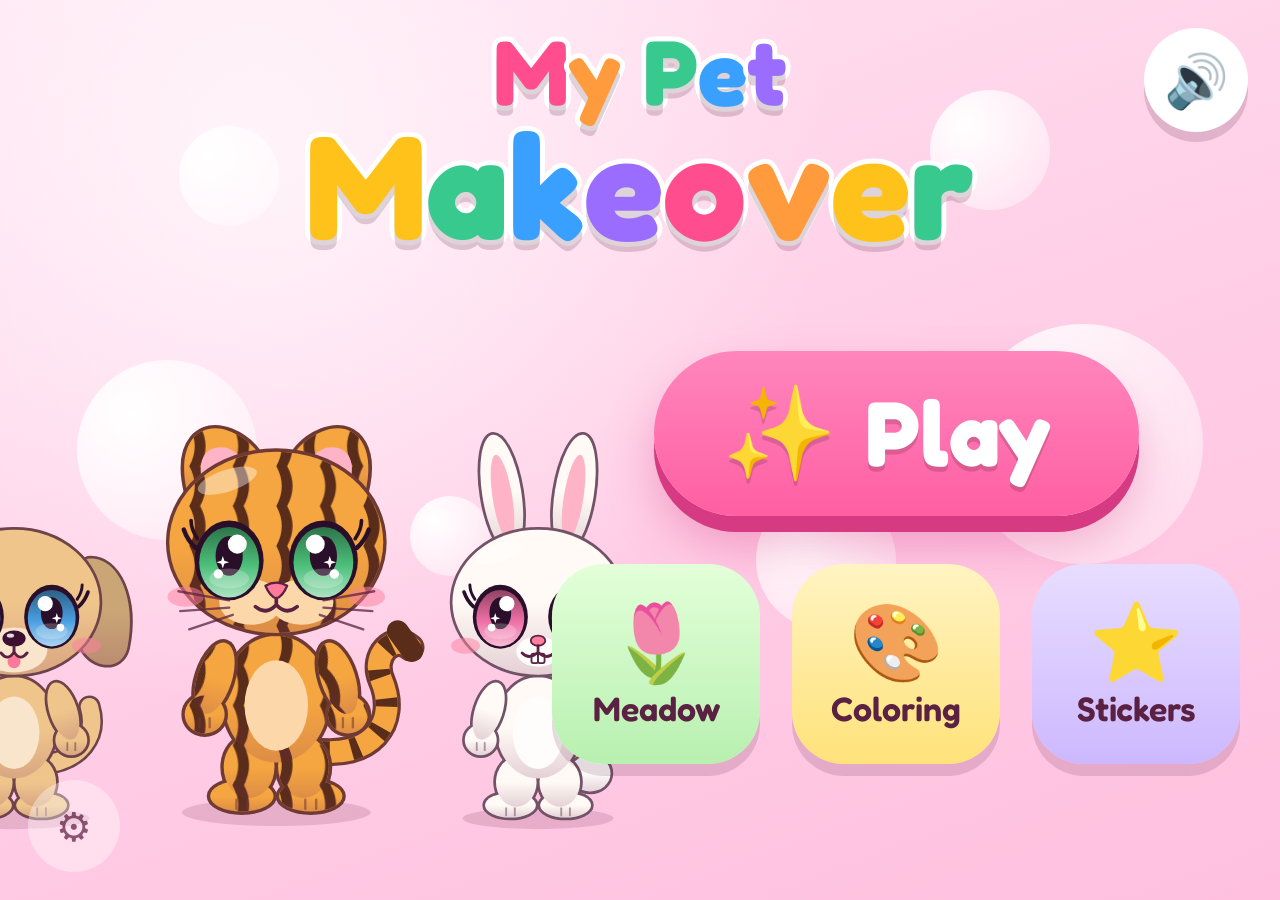
<file: index.html>
<!doctype html>
<html lang="en">
<head>
  <meta charset="utf-8">
  <meta name="viewport" content="width=device-width, initial-scale=1, maximum-scale=1, user-scalable=no, viewport-fit=cover">
  <meta name="theme-color" content="#ffb8d6">
  <meta name="mobile-web-app-capable" content="yes">
  <meta name="apple-mobile-web-app-capable" content="yes">
  <meta name="apple-mobile-web-app-title" content="Pet Makeover">
  <title>My Pet Makeover</title>
  <link rel="manifest" href="manifest.webmanifest">
  <link rel="icon" href="icons/icon.svg" type="image/svg+xml">
  <link rel="apple-touch-icon" href="icons/icon-192.png">
  <link rel="stylesheet" href="css/app.css">
</head>
<body>
  <div id="app"></div>
  <noscript>My Pet Makeover needs JavaScript turned on.</noscript>
  <script type="module" src="js/main.js"></script>
</body>
</html>
</file>
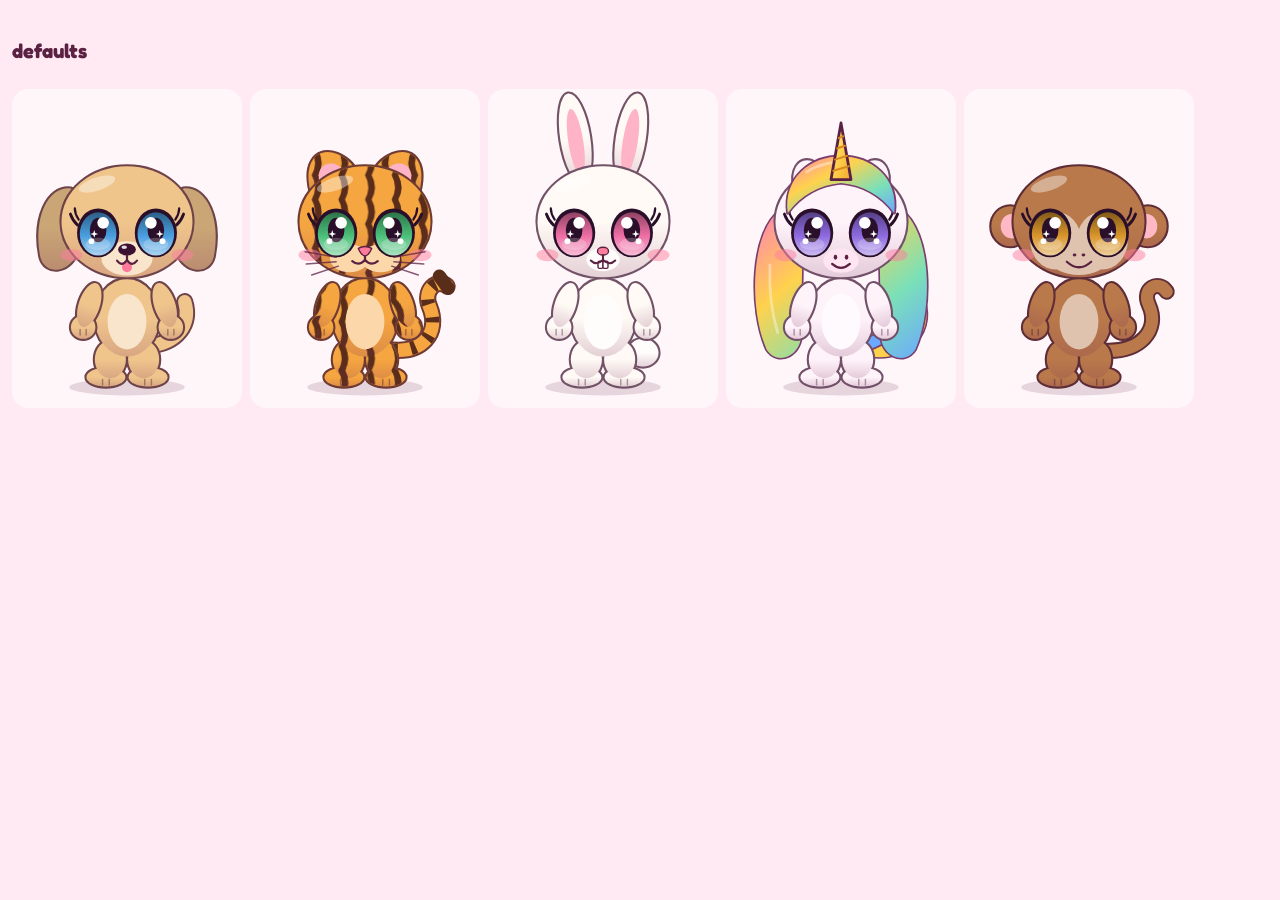
<file: dev/sheet.html>
<!doctype html>
<html><head><meta charset="utf-8"><title>Art sheet</title>
<link rel="stylesheet" href="../css/app.css">
<style>
body{background:#ffe9f3;padding:12px}
.row{display:flex;flex-wrap:wrap;gap:8px;margin-bottom:8px}
.cell{width:230px;background:#fff6fa;border-radius:16px;padding:4px;text-align:center;font-size:12px}
.cell svg.pet{width:100%;height:auto}
.th{display:flex;flex-wrap:wrap;gap:6px}
.th div{width:90px;height:70px;background:#fff;border-radius:10px}
.th svg{width:100%;height:100%}
</style></head><body>
<div id="out"></div>
<script type="module">
import {petSVG, defaultLook, itemThumb, hairThumb} from '../js/pet.js';
import {SPECIES_ORDER, ITEMS, HAIR_STYLES} from '../js/data.js';
const q=new URLSearchParams(location.search);
const out=document.getElementById('out');
const row=(label,cells)=>{out.insertAdjacentHTML('beforeend',`<h4>${label}</h4><div class="row">${cells.map(c=>`<div class="cell">${c}</div>`).join('')}</div>`)};
const mode=q.get('mode')||'defaults';
if(mode==='defaults'){
  row('defaults',SPECIES_ORDER.map(s=>petSVG(defaultLook(s),{cls:'bob'})));
}
if(mode==='dressed'){
  const looks=SPECIES_ORDER.map((s,i)=>{const l=defaultLook(s);
    l.hairStyle=['pigtails','bangs','buns','long','puff'][i]; if(s!=='unicorn') l.hairColor=['#ff7fb7','#4a3a44','#c4a3ff','rainbow','#8fcaff'][i];
    l.outfit={id:['tee','dress','tutu','overalls','hoodie'][i],c:ITEMS.outfit[i].def};
    l.hat={id:['crown','bow','party','flowers','beret'][i],c:ITEMS.hat[i].def};
    l.glasses={id:['round','heart','star','shades','round'][i],c:ITEMS.glasses[i%4].def};
    l.neck={id:['bowtie','scarf','pearls','bell','lei'][i],c:ITEMS.neck[i].def};
    l.nails=['#ff7fb7','#ff7fb7','#6aa9ff','#6aa9ff'];
    return l});
  row('dressed',looks.map(l=>petSVG(l)));
}
if(mode==='hair'){
  row('hair',HAIR_STYLES.map(h=>{const l=defaultLook('bunny');l.hairStyle=h;l.hairColor='#c4a3ff';return petSVG(l)}));
}
if(mode==='items'){
  for(const slot of Object.keys(ITEMS)) out.insertAdjacentHTML('beforeend',`<h4>${slot}</h4><div class="th">${ITEMS[slot].map(i=>`<div>${itemThumb(slot,i.id,i.def)}</div>`).join('')}</div>`);
  out.insertAdjacentHTML('beforeend',`<h4>hair</h4><div class="th">${HAIR_STYLES.map(h=>`<div>${hairThumb(h,'#c4a3ff')}</div>`).join('')}</div>`);
}
if(mode==='patterns'){
  row('patterns',['none','spots','stripes','hearts','stars','dots'].map(p=>{const l=defaultLook('puppy');l.fur='#ffb8d6';l.pattern=p;l.patColor='#8e6be0';return petSVG(l)}));
}
if(mode==='color'){
  row('color',SPECIES_ORDER.map(s=>petSVG(defaultLook(s),{mode:'color',fills:{}})));
}
window.__done=true;
</script></body></html>
</file>
<file: css/app.css>
/* My Pet Makeover. Sizes use rem, and 1rem = 1/45 of the shorter screen side, so everything scales to any tablet. */
@font-face {
  font-family: 'Fredoka';
  src: url('../fonts/fredoka-latin-wght-normal.woff2') format('woff2');
  font-weight: 300 700;
  font-display: swap;
}

:root {
  --ink: #5b2142;
  --pink: #ff5fa2;
  --pink-d: #d63a82;
  --purple: #9b6dff;
  --purple-d: #6f45d6;
  --teal: #2ec4b6;
  --teal-d: #1a9d92;
  --green: #4cd08a;
  --green-d: #2fa968;
  --yellow: #ffc21a;
  --yellow-d: #e0a000;
  --blue: #4aa8ff;
  --paper: #fff7fb;
  --arrow-r: url("data:image/svg+xml,%3Csvg xmlns='http://www.w3.org/2000/svg' viewBox='0 0 48 48'%3E%3Cpath d='M12 24h22M24 11l13 13-13 13' fill='none' stroke='white' stroke-width='7' stroke-linecap='round' stroke-linejoin='round'/%3E%3C/svg%3E");
  --arrow-l: url("data:image/svg+xml,%3Csvg xmlns='http://www.w3.org/2000/svg' viewBox='0 0 48 48'%3E%3Cpath d='M36 24H14M24 11L11 24l13 13' fill='none' stroke='white' stroke-width='7' stroke-linecap='round' stroke-linejoin='round'/%3E%3C/svg%3E");
  --check: url("data:image/svg+xml,%3Csvg xmlns='http://www.w3.org/2000/svg' viewBox='0 0 48 48'%3E%3Cpath d='M10 25l9 9 19-20' fill='none' stroke='white' stroke-width='8' stroke-linecap='round' stroke-linejoin='round'/%3E%3C/svg%3E");
}

* { box-sizing: border-box; -webkit-tap-highlight-color: transparent; }
html { font-size: calc(100vmin / 45); }
html, body {
  margin: 0;
  height: 100%;
  overflow: hidden;
  font-family: 'Fredoka', ui-rounded, 'Comic Sans MS', system-ui, sans-serif;
  color: var(--ink);
  background: #ffd0e8;
  -webkit-user-select: none;
  user-select: none;
  -webkit-touch-callout: none;
  touch-action: manipulation;
  overscroll-behavior: none;
}
button { font: inherit; color: inherit; border: 0; background: none; padding: 0; cursor: pointer; touch-action: manipulation; }
button:focus { outline: none; }
#app { position: fixed; inset: 0; }

.screen {
  position: absolute;
  inset: 0;
  overflow: hidden;
  background: radial-gradient(circle at 20% 15%, #fff4fa 0, transparent 45%), linear-gradient(160deg, #ffe3f1, #ffcbe5 60%, #ffc0df);
  animation: fadein 0.35s ease-out;
}
@keyframes fadein { from { opacity: 0; } to { opacity: 1; } }

/* ------------------------------------------------------------------ buttons */
.icon-btn {
  position: absolute;
  top: 1.4rem;
  left: 1.6rem;
  width: 5.2rem;
  height: 5.2rem;
  border-radius: 50%;
  background: #fff;
  box-shadow: 0 0.5rem 0 rgba(91, 33, 66, 0.18);
  font-size: 2.6rem;
  display: grid;
  place-items: center;
  z-index: 5;
}
.icon-btn:active { transform: translateY(0.4rem); box-shadow: none; }
.icon-btn.mini { width: 3.6rem; height: 3.6rem; font-size: 1.6rem; position: static; }
.icon-btn.mute, .icon-btn.plus { left: auto; right: 1.6rem; }

.btn-big {
  display: inline-flex;
  align-items: center;
  gap: 1.4rem;
  padding: 1.2rem 4.4rem 1.4rem 3.4rem;
  border-radius: 6rem;
  background: linear-gradient(180deg, #ff86bd, var(--pink));
  color: #fff;
  font-weight: 700;
  font-size: 4.6rem;
  box-shadow: 0 0.8rem 0 var(--pink-d), 0 1.4rem 2.4rem rgba(214, 58, 130, 0.35);
  text-shadow: 0 0.25rem 0 rgba(0, 0, 0, 0.15);
}
.btn-big:active { transform: translateY(0.7rem); box-shadow: 0 0.1rem 0 var(--pink-d); }
.btn-big .ico { font-size: 4.6rem; }

.btn-round {
  display: flex;
  flex-direction: column;
  align-items: center;
  justify-content: center;
  gap: 0.2rem;
  width: 12rem;
  height: 11rem;
  border-radius: 2.6rem;
  background: #fff;
  box-shadow: 0 0.6rem 0 rgba(91, 33, 66, 0.16);
  font-weight: 600;
  font-size: 1.9rem;
}
.btn-round .ico { font-size: 4.4rem; line-height: 1.1; }
.btn-round:active { transform: translateY(0.5rem); box-shadow: none; }
.btn-round.meadow { background: linear-gradient(#e3ffd9, #b8f0b0); }
.btn-round.coloring { background: linear-gradient(#fff4c2, #ffe27a); }
.btn-round.stickers { background: linear-gradient(#e8ddff, #cdb8ff); }

.nav {
  position: absolute;
  bottom: 2rem;
  width: 8rem;
  height: 8rem;
  border-radius: 50%;
  font-size: 0;
  background: var(--green) var(--arrow-r) center / 62% no-repeat;
  box-shadow: 0 0.7rem 0 var(--green-d), 0 1.2rem 2rem rgba(47, 169, 104, 0.3);
  z-index: 6;
}
.nav:active { transform: translateY(0.6rem); box-shadow: 0 0.1rem 0 var(--green-d); }
.nav.next { right: 2rem; }
.s-makeover .nav.next { right: calc(max(27rem, 38%) + 3rem); }
.nav.back { left: 2rem; background-color: var(--purple); background-image: var(--arrow-l); box-shadow: 0 0.7rem 0 var(--purple-d); }
.nav.ok { background-image: var(--check); right: 2rem; }
.nav.ready { animation: nudge 0.9s ease-in-out infinite; }
@keyframes nudge { 0%, 100% { transform: translateX(0) scale(1); } 50% { transform: translateX(0.6rem) scale(1.1); } }

/* ------------------------------------------------------------------ pets */
.pet { display: block; width: 100%; height: 100%; overflow: visible; }
.pet .mouth-open { display: none; }
.pet.eating .mouth-open { display: inline; }
.pet.eating .mouth-closed { display: none; }
.pet.eating .headg { animation: chew 0.22s ease-in-out infinite; }
@keyframes chew { 50% { transform: translateY(5px); } }

.pet .eyes { transform-box: fill-box; transform-origin: center; animation: blink 5.5s infinite; }
@keyframes blink { 0%, 93%, 100% { transform: scaleY(1); } 96% { transform: scaleY(0.08); } }
.pet .tail { transform-origin: 245px 400px; animation: wag 1.8s ease-in-out infinite; }
@keyframes wag { 0%, 100% { transform: rotate(-4deg); } 50% { transform: rotate(7deg); } }
.pet.bob .char { animation: bob 3s ease-in-out infinite; }
@keyframes bob { 0%, 100% { transform: translateY(0); } 50% { transform: translateY(-7px); } }

.pet.dance .char { transform-origin: 200px 465px; animation: dance 0.8s ease-in-out infinite; }
@keyframes dance { 0%, 100% { transform: rotate(-3deg) translateY(0); } 25% { transform: rotate(0) translateY(-16px); } 50% { transform: rotate(3deg) translateY(0); } 75% { transform: rotate(0) translateY(-16px); } }
.pet.dance .armR { transform-origin: 268px 300px; animation: wave 0.45s ease-in-out infinite alternate; }
.pet.dance .armL { transform-origin: 132px 300px; animation: wave2 0.45s ease-in-out infinite alternate; }
@keyframes wave { from { transform: rotate(-10deg); } to { transform: rotate(-60deg); } }
@keyframes wave2 { from { transform: rotate(10deg); } to { transform: rotate(60deg); } }

.pet-wrap { position: relative; height: 100%; aspect-ratio: 400 / 560; max-width: 100%; }
.pet-wrap .pet-slot, .pet-wrap > svg.overlay { position: absolute; inset: 0; width: 100%; height: 100%; }
.pet-wrap.hop { animation: hop 0.5s ease-out; }
@keyframes hop { 0% { transform: translateY(0) scale(1, 1); } 30% { transform: translateY(-3rem) scale(0.95, 1.07); } 60% { transform: translateY(0) scale(1.06, 0.94); } 100% { transform: translateY(0) scale(1, 1); } }
.pet-wrap.shake { animation: shake 0.5s ease-in-out 2; }
@keyframes shake { 0%, 100% { transform: rotate(0); } 25% { transform: rotate(-4deg); } 75% { transform: rotate(4deg); } }
.pet-wrap.fluff { animation: fluff 1.2s ease-in-out; }
@keyframes fluff { 0%, 100% { transform: scale(1); } 30% { transform: scale(1.1, 1.06); } 60% { transform: scale(0.98); } }

/* ------------------------------------------------------------------ fx */
.fx-layer { position: fixed; inset: 0; pointer-events: none; z-index: 100; overflow: hidden; }
.fx-layer i { position: absolute; top: -5vmin; border-radius: 0.3rem; animation: fall 2.4s linear forwards; }
@keyframes fall { to { transform: translate(var(--dx), 112vh) rotate(var(--rot)); } }
.fx-layer b { position: absolute; font-weight: 400; animation: spark 1s ease-out forwards; margin: -1vmin 0 0 -1vmin; }
@keyframes spark { 0% { transform: translate(0, 0) scale(0.4); opacity: 1; } 70% { opacity: 1; } 100% { transform: translate(var(--dx), var(--dy)) scale(1.1); opacity: 0; } }

.reward { position: fixed; inset: 0; z-index: 99; display: grid; place-items: center; background: rgba(91, 33, 66, 0.5); animation: fadein 0.2s; }
.reward-card { width: max-content; max-width: 94vw; background: #fff; border-radius: 3rem; padding: 2rem 4rem 2.4rem; text-align: center; box-shadow: 0 1rem 0 rgba(0, 0, 0, 0.15); animation: popin 0.5s cubic-bezier(0.3, 1.6, 0.5, 1); }
.reward-grid { display: flex; flex-wrap: wrap; justify-content: center; max-width: 56rem; gap: 0.6rem; }
.reward-sticker { width: 22rem; height: 22rem; animation: stickin 0.5s cubic-bezier(0.3, 1.6, 0.5, 1) var(--d, 0s) backwards, wiggle 1.4s ease-in-out calc(var(--d, 0s) + 0.5s) infinite; }
.reward-card.few .reward-sticker { width: 15rem; height: 15rem; }
.reward-card.many .reward-sticker { width: 10rem; height: 10rem; }
@keyframes stickin { from { transform: scale(0) rotate(-40deg); opacity: 0; } to { transform: scale(1) rotate(0); opacity: 1; } }
.reward-text { font-size: 3.4rem; font-weight: 700; color: var(--pink-d); }
@keyframes popin { from { transform: scale(0.2); opacity: 0; } to { transform: scale(1); opacity: 1; } }
@keyframes wiggle { 0%, 100% { transform: rotate(-5deg); } 50% { transform: rotate(5deg); } }

.modal { position: fixed; inset: 0; z-index: 60; display: grid; place-items: center; background: rgba(91, 33, 66, 0.5); }
.modal .sheet { background: #fff; border-radius: 2.4rem; padding: 2rem 2.4rem; max-width: 92vw; max-height: 92vh; overflow: auto; animation: popin 0.35s cubic-bezier(0.3, 1.5, 0.5, 1); }

/* ------------------------------------------------------------------ home */
.s-home { display: flex; flex-direction: column; align-items: center; padding: 1.4rem 2rem 2rem; }
.home-main { flex: 1; min-height: 0; width: 100%; display: flex; align-items: center; justify-content: center; gap: 2rem; position: relative; z-index: 2; }
.bg-float i { position: absolute; border-radius: 50%; background: radial-gradient(circle at 30% 30%, #fff, rgba(255, 255, 255, 0.25)); animation: floaty 9s ease-in-out infinite; }
.bg-float i:nth-child(1) { width: 9rem; height: 9rem; left: 6%; top: 40%; }
.bg-float i:nth-child(2) { width: 5rem; height: 5rem; left: 14%; top: 14%; animation-delay: -2s; }
.bg-float i:nth-child(3) { width: 12rem; height: 12rem; right: 6%; top: 36%; animation-delay: -4s; }
.bg-float i:nth-child(4) { width: 6rem; height: 6rem; right: 18%; top: 10%; animation-delay: -6s; }
.bg-float i:nth-child(5) { width: 4rem; height: 4rem; left: 32%; bottom: 36%; animation-delay: -1s; }
.bg-float i:nth-child(6) { width: 7rem; height: 7rem; right: 30%; bottom: 30%; animation-delay: -3s; }
@keyframes floaty { 0%, 100% { transform: translateY(0); } 50% { transform: translateY(-2.4rem); } }

.title { margin: 0; text-align: center; line-height: 0.95; font-weight: 700; position: relative; z-index: 2; }
.title span { display: block; }
.title .t1 { font-size: 4.6rem; }
.title .t2 { font-size: 7.4rem; }
.title span span { display: inline-block; color: var(--c); -webkit-text-stroke: 0.5rem #fff; paint-order: stroke fill; text-shadow: 0 0.5rem 0 rgba(91, 33, 66, 0.2); animation: letter 2.4s ease-in-out infinite; animation-delay: var(--d); }
@keyframes letter { 0%, 100% { transform: translateY(0) rotate(-2deg); } 50% { transform: translateY(-0.8rem) rotate(2deg); } }

.crew { display: flex; align-items: flex-end; justify-content: center; flex: 1.15; min-width: 0; height: 100%; padding: 1rem 0; position: relative; z-index: 1; }
.crew-pet { height: 72%; aspect-ratio: 400 / 560; margin: 0 -1.6rem; align-self: flex-end; }
.crew-pet.c1 { height: 90%; z-index: 2; }
.crew-pet.hop { animation: hop 0.5s ease-out; }
.menu { display: flex; flex-direction: column; align-items: center; justify-content: center; gap: 2.4rem; z-index: 2; flex: 1; }
.menu-row { display: flex; gap: 1.6rem; }
.menu .btn-round { width: 10.4rem; height: 10rem; font-size: 1.7rem; }
.menu .btn-round .ico { font-size: 3.8rem; }
.gear { position: absolute; left: 1.4rem; bottom: 1.4rem; width: 4.6rem; height: 4.6rem; border-radius: 50%; background: rgba(255, 255, 255, 0.55); font-size: 2rem; display: grid; place-items: center; z-index: 5; opacity: 0.7; }
.gear svg { position: absolute; inset: 0; width: 100%; height: 100%; transform: rotate(-90deg); }
.gear .ring { fill: none; stroke: var(--pink); stroke-width: 3; stroke-dasharray: 107; stroke-dashoffset: 107; }
.gear.holding .ring { animation: hold 2.5s linear forwards; }
@keyframes hold { to { stroke-dashoffset: 0; } }

/* ------------------------------------------------------------------ pick */
.s-pick { display: flex; flex-direction: column; align-items: center; }
.hdr { margin: 1.2rem 0 0; font-size: 5rem; height: 6rem; }
.hdr small { font-size: 2.6rem; opacity: 0.6; }
.cards { flex: 1; display: flex; align-items: center; justify-content: center; gap: 1.6rem; padding: 0 2rem 3rem; width: 100%; min-height: 0; }
.card-wrap { position: relative; flex: 1 1 0; max-width: 18rem; min-width: 0; display: flex; }
.card-wrap .discard { position: absolute; top: -0.6rem; right: -0.6rem; z-index: 3; }
.card { position: relative; flex: 1 1 0; max-width: 18rem; min-width: 0; padding: 1rem 0.8rem 1rem; border-radius: 2.6rem; background: #fff; box-shadow: 0 0.8rem 0 rgba(91, 33, 66, 0.15); display: flex; flex-direction: column; align-items: center; }
.card-wrap .card { max-width: none; }
.card:active { transform: translateY(0.6rem); box-shadow: none; }
.card-pet { width: 100%; aspect-ratio: 400 / 560; }
.card-name { font-size: 2rem; font-weight: 700; margin-top: 0.2rem; }
.card.draft { background: linear-gradient(#fff9d6, #ffeaa0); }
.card.locked .card-pet { filter: brightness(0) opacity(0.22); }
.card.locked { background: #f1e8f5; }
.card .lock { position: absolute; top: 28%; left: 0; right: 0; text-align: center; font-size: 5rem; }
.card .lock span { display: block; font-size: 2.6rem; margin-top: -0.4rem; }

/* ------------------------------------------------------------------ makeover */
.s-makeover { display: grid; grid-template-rows: auto minmax(0, 1fr); grid-template-columns: minmax(0, 1fr); }
.mk-top { display: flex; align-items: center; gap: 1.6rem; padding: 1.2rem 1.6rem 0 1.6rem; min-height: 8rem; }
.mk-top .icon-btn { position: static; flex: none; }
.steps { display: flex; gap: 1rem; flex: 1; justify-content: center; }
.step { position: relative; width: 5.6rem; height: 5.6rem; border-radius: 50%; background: #fff; font-size: 2.8rem; display: grid; place-items: center; box-shadow: 0 0.4rem 0 rgba(91, 33, 66, 0.16); opacity: 0.75; transition: transform 0.2s; }
.step .step-svg { width: 3.6rem; height: 3rem; }
.step.cur { opacity: 1; transform: scale(1.22); background: var(--yellow); box-shadow: 0 0.5rem 0 var(--yellow-d); }
.step.done:not(.cur) { background: #d9ffe9; opacity: 1; }
.step .tick { position: absolute; right: -0.4rem; bottom: -0.4rem; width: 2.2rem; height: 2.2rem; border-radius: 50%; background: var(--green) var(--check) center / 78% no-repeat; font-size: 0; display: none; border: 0.2rem solid #fff; }
.step.done .tick { display: block; }
.wishes { display: flex; align-items: center; gap: 0.6rem; background: rgba(255, 255, 255, 0.8); border-radius: 3rem; padding: 0.5rem 1rem; flex: none; }
.wishes.off { visibility: hidden; }
.wishes .bubble { font-size: 2.2rem; }
.wish { position: relative; width: 4.6rem; height: 4.6rem; border-radius: 1.2rem; background: #fff; border: 0.25rem solid #ffd9ec; display: grid; place-items: center; overflow: visible; }
.wish i { width: 3rem; height: 3rem; border-radius: 50%; border: 0.25rem solid var(--ink); }
.wish svg { width: 3.8rem; height: 3.4rem; }
.wish b { position: absolute; right: -0.7rem; top: -0.7rem; width: 2rem; height: 2rem; border-radius: 50%; background: var(--green) var(--check) center / 75% no-repeat; font-size: 0; display: none; border: 0.18rem solid #fff; }
.wish.got { background: #e6ffef; border-color: var(--green); animation: hop 0.5s; }
.wish.got b { display: block; }

.mk-main { display: grid; grid-template-columns: minmax(0, 1fr) minmax(27rem, 38%); min-height: 0; }
.mk-stage { position: relative; display: flex; align-items: center; justify-content: center; min-height: 0; padding: 0.6rem 1rem 1rem; }
.mk-stage .pet-wrap { height: 100%; }
.mk-panel { position: relative; margin: 0.6rem 1.6rem 1.6rem 0; border-radius: 2.4rem; background: rgba(255, 255, 255, 0.78); box-shadow: inset 0 0 0 0.3rem #fff; padding: 1rem 0.9rem; overflow: hidden; display: flex; flex-direction: column; gap: 0.8rem; min-height: 0; }
.mk-panel.goal-mode { justify-content: center; align-items: center; background: rgba(255, 255, 255, 0.45); }

.overlay { pointer-events: none; touch-action: none; }
.overlay.live { pointer-events: all; }
.overlay .hit { pointer-events: all; cursor: pointer; }
.overlay .tool { pointer-events: none; }
.overlay .spot .suds, .overlay .spot .mud { transform-box: fill-box; transform-origin: center; }
.overlay .spot.ready .suds { animation: pulse 0.9s ease-in-out infinite; }
@keyframes pulse { 0%, 100% { transform: scale(1) !important; } 50% { transform: scale(1.14) !important; } }
.overlay .spot.pop { animation: pop 0.28s ease-out forwards; transform-box: fill-box; transform-origin: center; pointer-events: none; }
@keyframes pop { to { opacity: 0; transform: translate(var(--tx, 0), var(--ty, 0)) scale(1.7); } }
.overlay .tuft { transform-box: fill-box; }
.overlay .tuft.smooth { animation: smooth 0.35s ease-in forwards; }
@keyframes smooth { to { opacity: 0; } }
.hand-wiggle { animation: tap 1s ease-in-out infinite; }
@keyframes tap { 0%, 100% { transform: translate(0, 0); } 50% { transform: translate(-10px, -18px); } }
.paw-ring { fill: rgba(255, 255, 255, 0.35); stroke: #ff5fa2; stroke-width: 5; stroke-dasharray: 12 9; animation: spin 6s linear infinite; transform-box: fill-box; transform-origin: center; }
@keyframes spin { to { transform: rotate(360deg); } }

.goal { display: flex; flex-direction: column; align-items: center; gap: 1.6rem; padding: 1rem; }
.goal .big-ico { font-size: 9rem; line-height: 1; animation: bob 2s ease-in-out infinite; }
.dots { display: flex; flex-wrap: wrap; justify-content: center; gap: 0.8rem; max-width: 24rem; }
.dots i { width: 2.6rem; height: 2.6rem; border-radius: 50%; background: rgba(255, 255, 255, 0.9); border: 0.3rem solid #ffc6e1; transition: transform 0.2s; }
.dots i.on { background: var(--yellow); border-color: var(--yellow-d); transform: scale(1.15); }
.dots i.gap { width: 100%; height: 0; border: 0; background: none; }

/* panels */
.tabs { display: flex; gap: 0.8rem; justify-content: center; flex: none; }
.tab { width: 5.4rem; height: 5.4rem; border-radius: 1.6rem; background: #fff; font-size: 2.8rem; display: grid; place-items: center; box-shadow: 0 0.4rem 0 rgba(91, 33, 66, 0.15); }
.tab.on { background: var(--yellow); box-shadow: 0 0.4rem 0 var(--yellow-d); transform: translateY(0.1rem); }
.grid { display: flex; flex-wrap: wrap; gap: 0.8rem; justify-content: center; align-content: flex-start; flex: 1 1 auto; min-height: 0; overflow-y: auto; padding: 0.4rem 0.2rem; }
.footer { display: flex; flex: none; flex-wrap: wrap; gap: 0.6rem; justify-content: center; padding-top: 0.7rem; border-top: 0.3rem dashed #ffc6e1; }
.footer .chip.swatch { width: 3.8rem; height: 3.8rem; border-width: 0.25rem; }
.footer.dim { opacity: 0.4; pointer-events: none; }
.chip { width: 5.6rem; height: 5.6rem; border-radius: 1.6rem; background: #fff; border: 0.35rem solid #fff; box-shadow: 0 0.35rem 0 rgba(91, 33, 66, 0.16); display: grid; place-items: center; font-size: 2.4rem; overflow: hidden; }
.chip svg { width: 100%; height: 100%; display: block; }
.chip.swatch { border-radius: 50%; width: 5rem; height: 5rem; }
.chip.sel { outline: 0.5rem solid var(--purple); outline-offset: 0.1rem; transform: scale(1.06); }
.chip.none { background: #f4e9f1; color: #b58fa8; }
.chip.mode { width: 7.6rem; font-size: 2.2rem; }
.grid.nails { gap: 1rem; }
.grid.items .chip { width: 6.8rem; height: 6rem; border-radius: 1.4rem; }

/* ------------------------------------------------------------------ show-off + naming */
.s-showoff { background: radial-gradient(circle at 50% 38%, #fffbe6, #ffe0f0 45%, #ffc0df); }
.spot-light { position: absolute; inset: 0; background: conic-gradient(from 0deg at 50% 36%, rgba(255, 255, 255, 0.5) 0 8%, transparent 8% 16%, rgba(255, 255, 255, 0.5) 16% 24%, transparent 24% 32%, rgba(255, 255, 255, 0.5) 32% 40%, transparent 40% 48%, rgba(255, 255, 255, 0.5) 48% 56%, transparent 56% 64%, rgba(255, 255, 255, 0.5) 64% 72%, transparent 72% 80%, rgba(255, 255, 255, 0.5) 80% 88%, transparent 88% 96%, rgba(255, 255, 255, 0.5) 96% 100%); animation: spin 40s linear infinite; opacity: 0.7; }
.so-stage { position: absolute; left: 0; right: 0; top: 6rem; bottom: 3rem; display: flex; justify-content: center; }
.pet-wrap.so { height: 100%; }
.stars { position: absolute; top: 1rem; left: 0; right: 0; display: flex; justify-content: center; gap: 2rem; z-index: 3; }
.star { font-size: 7rem; filter: grayscale(1) opacity(0.3); transform: scale(0.7); }
.star.on { filter: none; animation: starpop 0.7s cubic-bezier(0.3, 1.8, 0.5, 1) var(--d) forwards; }
@keyframes starpop { from { transform: scale(0.2) rotate(-90deg); opacity: 0; } to { transform: scale(1) rotate(0); opacity: 1; } }

.s-showoff.naming .so-stage { right: auto; width: 31%; top: 7rem; bottom: 7rem; }
.name-ui { position: absolute; right: 0; top: 0; bottom: 0; width: 68%; padding: 1.6rem 2rem 0 0; display: flex; flex-direction: column; align-items: center; gap: 1.2rem; z-index: 4; }
.name-ui[hidden] { display: none; }
.name-show { min-height: 8rem; display: flex; align-items: center; justify-content: center; gap: 0.5rem; background: #fff; border-radius: 2.4rem; padding: 0.3rem 2rem; min-width: 50%; box-shadow: inset 0 0 0 0.35rem #ffc6e1; }
.name-show span { font-size: 5.6rem; font-weight: 700; color: var(--pink-d); animation: popin 0.25s; line-height: 1.1; }
.name-show .q { color: #e2c4d4; }
.suggest { display: flex; flex-wrap: wrap; gap: 0.7rem; justify-content: center; }
.sug { padding: 0.5rem 1.4rem; font-size: 2.2rem; font-weight: 600; border-radius: 3rem; background: #fff; box-shadow: 0 0.35rem 0 rgba(91, 33, 66, 0.16); }
.kbd { display: flex; flex-direction: column; gap: 0.6rem; align-items: center; }
.krow { display: flex; gap: 0.6rem; }
.key { width: min(4.8rem, calc((100vw - 7rem) / 9)); height: min(4.8rem, calc((100vw - 7rem) / 9)); border-radius: 1.2rem; background: #fff; font-size: 2.6rem; font-weight: 700; box-shadow: 0 0.35rem 0 rgba(91, 33, 66, 0.18); }
.key:active { transform: translateY(0.3rem); box-shadow: none; background: var(--yellow); }
.key.wide { background: #ffe0ea; }
.name-ui .nav.ok { right: auto; left: 50%; margin-left: -4rem; bottom: 1.4rem; }

/* ------------------------------------------------------------------ meadow */
.s-meadow { background: linear-gradient(#9bdcff 0%, #d7f2ff 38%, #b9ecb0 38%); }
.sky { position: absolute; inset: 0 0 50% 0; }
.sun { position: absolute; right: 8%; top: 6%; width: 11rem; height: 11rem; border-radius: 50%; background: radial-gradient(#fff6a8, #ffd24d); box-shadow: 0 0 0 1.6rem rgba(255, 226, 122, 0.35); }
.cloud { position: absolute; height: 5rem; width: 14rem; border-radius: 5rem; background: #fff; opacity: 0.95; animation: drift 60s linear infinite; }
.cloud::before, .cloud::after { content: ''; position: absolute; background: #fff; border-radius: 50%; }
.cloud::before { width: 6.4rem; height: 6.4rem; left: 1.8rem; top: -3rem; }
.cloud::after { width: 8rem; height: 8rem; right: 1.6rem; top: -4rem; }
.cloud.c1 { top: 14%; left: -20%; }
.cloud.c2 { top: 30%; left: -50%; animation-duration: 90s; transform: scale(0.7); }
.cloud.c3 { top: 6%; left: -80%; animation-duration: 75s; transform: scale(0.85); }
@keyframes drift { to { left: 120%; } }
.hills { position: absolute; left: 0; right: 0; bottom: 0; height: 78%; width: 100%; }
.bfly { position: absolute; font-size: 3.4rem; font-style: normal; animation: flutter 14s ease-in-out infinite; z-index: 1; }
.bfly.b1 { left: 10%; top: 40%; }
.bfly.b2 { left: 60%; top: 30%; animation-delay: -7s; animation-duration: 18s; }
@keyframes flutter { 0%, 100% { transform: translate(0, 0) rotate(0); } 25% { transform: translate(18vmin, -6vmin) rotate(12deg); } 50% { transform: translate(34vmin, 4vmin) rotate(-8deg); } 75% { transform: translate(14vmin, 8vmin) rotate(10deg); } }
.world { position: absolute; inset: 0; overflow-x: auto; overflow-y: hidden; -webkit-overflow-scrolling: touch; z-index: 2; scrollbar-width: none; }
.world::-webkit-scrollbar { display: none; }
.field { position: relative; height: 100%; min-width: 100%; }
.mpet { position: absolute; left: var(--x); width: calc(30vmin * var(--s)); transform-origin: 50% 100%; }
.mpet.r0 { bottom: 56%; z-index: 1; }
.mpet.r1 { bottom: 45%; z-index: 2; }
.mpet.r2 { bottom: 34%; z-index: 3; }
.mpet-in { position: relative; animation: wander var(--dur) ease-in-out infinite; animation-delay: var(--dl); }
.mpet-bob { animation: bobw 3s ease-in-out infinite; animation-delay: var(--dl); }
@keyframes bobw { 0%, 100% { transform: translateY(0); } 50% { transform: translateY(-0.8vmin); } }
.pet.still .tail, .pet.still .eyes { animation: none; }
@keyframes wander { 0%, 100% { transform: translateX(-1.6vmin); } 50% { transform: translateX(1.6vmin); } }
.mpet .tag { position: absolute; left: 50%; bottom: -3rem; transform: translateX(-50%); white-space: nowrap; padding: 0.2rem 1.2rem; border-radius: 2rem; background: rgba(255, 255, 255, 0.92); font-weight: 700; font-size: calc(2rem * var(--s)); }
.mpet.sel { z-index: 5; }
.mpet.sel .tag { background: var(--yellow); }
.mpet.sel .mpet-in::before { content: ''; position: absolute; left: 4%; right: 4%; bottom: 1%; height: 7%; border-radius: 50%; background: rgba(255, 220, 120, 0.8); box-shadow: 0 0 2.4rem 1rem rgba(255, 226, 122, 0.8); }
.mpet.sel .pet { transform: scale(1.06); transform-origin: 50% 100%; }
.mpet.dropin { animation: dropin 0.9s cubic-bezier(0.3, 1.4, 0.5, 1); }
@keyframes dropin { from { transform: translateY(-110vh); } to { transform: translateY(0); } }
.mpet.squish { animation: squish 0.6s ease-out; }
@keyframes squish { 30% { transform: scale(1.1, 0.88); } 60% { transform: scale(0.94, 1.1); } 100% { transform: scale(1); } }
.dock { position: fixed; bottom: 1.4rem; left: 0; right: 0; display: flex; justify-content: center; z-index: 10; pointer-events: none; }
.dock[hidden] { display: none; }
.dock-in { display: flex; gap: 1.4rem; background: rgba(255, 255, 255, 0.85); padding: 1rem 1.6rem; border-radius: 3rem; box-shadow: 0 0.6rem 0 rgba(91, 33, 66, 0.15); pointer-events: all; animation: popin 0.3s; }
.dbtn { width: 8.6rem; height: 8.6rem; border-radius: 2.4rem; background: #fff; box-shadow: 0 0.5rem 0 rgba(91, 33, 66, 0.18); font-size: 4rem; line-height: 1; display: flex; flex-direction: column; align-items: center; justify-content: center; }
.dbtn span { font-size: 1.7rem; font-weight: 700; }
.dbtn:active { transform: translateY(0.4rem); box-shadow: none; }
.dock-in.foods .dbtn { width: 7.6rem; height: 7.6rem; font-size: 4.2rem; }
.dbtn.x { background: #ffe0ea; font-size: 3rem; color: var(--pink-d); }
.fly { position: fixed; z-index: 50; font-size: 5rem; pointer-events: none; margin: -2.5rem 0 0 -2.5rem; }
.empty { position: absolute; inset: 0; display: grid; place-items: center; z-index: 3; }

/* ------------------------------------------------------------------ coloring */
.s-coloring { display: grid; grid-template-columns: 1fr minmax(26rem, 34%); padding: 1rem 1rem 2rem; }
.col-stage { display: flex; align-items: center; justify-content: center; min-height: 0; padding: 4rem 0 0; }
.col-stage .pet-wrap { height: 100%; }
.col-stage .pet .reg { cursor: pointer; }
.col-stage .pet .shadow { opacity: 0.08; }
.col-side { display: flex; flex-direction: column; align-items: center; justify-content: center; gap: 2rem; }
.palette { display: flex; flex-wrap: wrap; gap: 1rem; justify-content: center; max-width: 30rem; background: rgba(255, 255, 255, 0.7); padding: 1.4rem; border-radius: 2.4rem; }
.palette .chip { width: 6rem; height: 6rem; }
.modal.unlock .sheet { text-align: center; padding: 1.4rem 5rem 2rem; position: relative; }
.modal.unlock .pet-wrap { height: 24rem; margin: 0 auto; }
.unlock-text { font-size: 3.8rem; font-weight: 700; color: var(--pink-d); }
.modal.unlock .nav { position: static; margin: 0.8rem auto 0; display: block; width: 7rem; height: 7rem; background-image: var(--arrow-r); }

/* ------------------------------------------------------------------ stickers */
.s-stickers { display: flex; flex-direction: column; align-items: center; }
.sticker-grid { flex: 1; overflow-y: auto; display: grid; grid-template-columns: repeat(auto-fill, minmax(14rem, 1fr)); gap: 1rem; padding: 1rem 3rem 3rem; width: 100%; align-content: start; }
.sticker { display: flex; flex-direction: column; align-items: center; gap: 0.2rem; }
.sticker svg { width: 10rem; height: 10rem; }
.sticker span { font-size: 1.7rem; font-weight: 600; text-align: center; line-height: 1.1; opacity: 0.55; }
.sticker.got span { opacity: 1; }
.sticker.wiggle svg { animation: wiggle 0.5s ease-in-out 2; }

/* ------------------------------------------------------------------ parent panel */
.modal.parent .sheet { width: min(60rem, 92vw); font-size: 1.9rem; }
.modal.parent h3 { margin: 0 0 1rem; font-size: 3rem; }
.modal.parent h4 { margin: 1.6rem 0 0.4rem; font-size: 2rem; }
.modal.parent .row { display: flex; align-items: center; gap: 1rem; margin: 0.6rem 0; }
.modal.parent .row.end { justify-content: flex-end; }
.modal.parent input[type='checkbox'] { width: 2.4rem; height: 2.4rem; }
.modal.parent button { background: #f1e8f5; padding: 0.7rem 1.6rem; border-radius: 1rem; font-size: 1.8rem; font-weight: 600; }
.modal.parent button.primary { background: var(--green); color: #fff; }
.modal.parent button.danger { background: #ffe0e0; color: #c0283f; }
.modal.parent textarea { width: 100%; height: 6rem; font-size: 1.3rem; border-radius: 0.8rem; border: 0.2rem solid #e6d7ee; padding: 0.5rem; -webkit-user-select: text; user-select: text; }
.modal.parent .hint { margin: 0 0 0.4rem; font-size: 1.5rem; opacity: 0.7; }
.modal.parent .plist span { display: inline-block; background: #fff0f7; border-radius: 2rem; padding: 0.2rem 0.4rem 0.2rem 1.2rem; margin: 0.2rem; }
.modal.parent .plist button { padding: 0.1rem 0.7rem; font-size: 1.3rem; background: transparent; }

/* ------------------------------------------------------------------ portrait tablets */
@media (orientation: portrait) {
  .mk-top { flex-wrap: wrap; justify-content: space-between; row-gap: 0.6rem; }
  .mk-top .steps { order: 3; flex: 1 0 100%; }
  .mk-top .wishes { order: 2; }
  .mk-main { grid-template-columns: minmax(0, 1fr); }
  .home-main { flex-direction: column; }
  .crew { flex: 1; width: 100%; }
  .cards { flex-wrap: wrap; align-content: center; }
  .card, .card-wrap { flex: 0 0 13.6rem; }
  .mk-main { grid-template-columns: 1fr; grid-template-rows: 1fr auto; }
  .mk-panel { margin: 0 1.6rem 11rem; max-height: 46vh; }
  .s-makeover .nav.next { right: 2rem; }
  .mk-panel.goal-mode { max-height: 20vh; }
  .goal .big-ico { font-size: 5rem; }
  .s-coloring { grid-template-columns: 1fr; grid-template-rows: 1fr auto; }
  .name-ui { width: 100%; top: auto; height: 58%; padding: 1rem 1rem 11rem; }
  .s-showoff.naming .so-stage { width: 100%; bottom: auto; height: 38%; top: 1rem; }
  .title .t2 { font-size: 7rem; }
  .crew-pet { max-height: 28vmin; }
}

/* Slow tablets: switch off decorative loops (the game still animates what you touch). */
html.lite .pet .tail, html.lite .pet .eyes, html.lite .pet.bob .char, html.lite .title span span, html.lite .bg-float i,
html.lite .cloud, html.lite .bfly, html.lite .spot-light, html.lite .mpet-in, html.lite .mpet-bob, html.lite .goal .big-ico { animation: none; }
@media (prefers-reduced-motion: reduce) {
  .pet .tail, .pet.bob .char, .title span span, .bg-float i, .cloud, .bfly { animation: none; }
}
</file>
